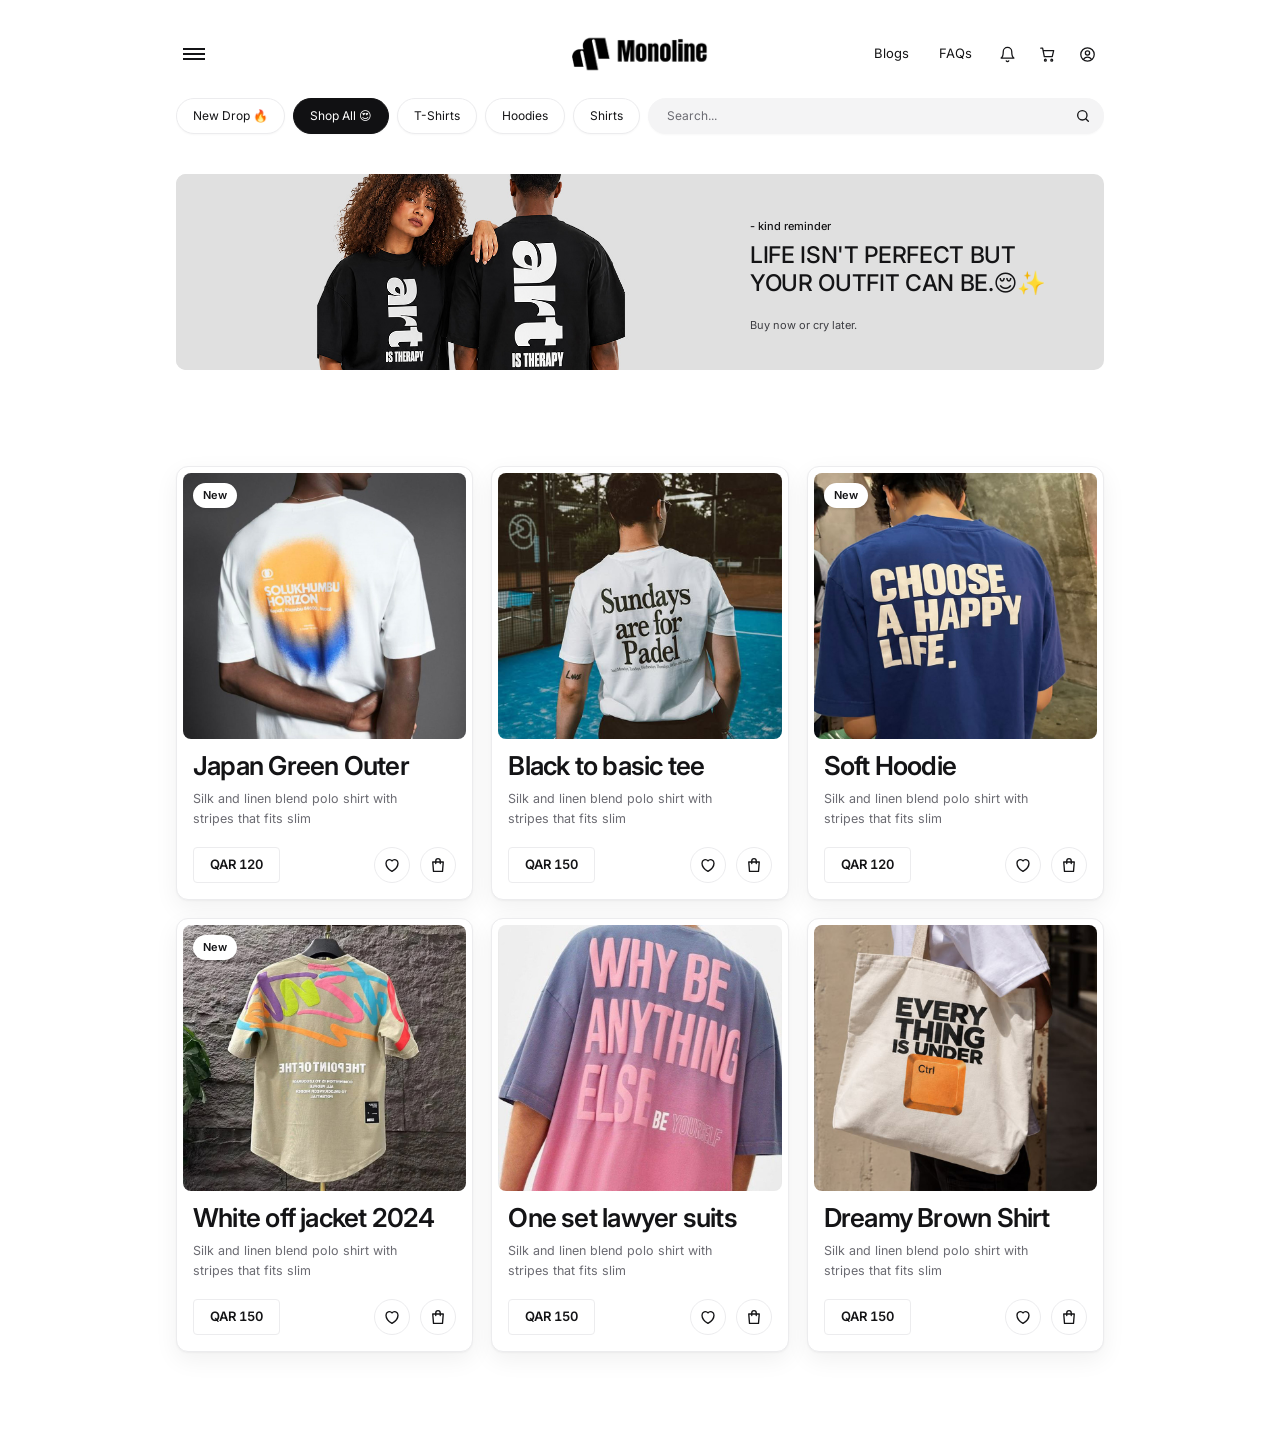
<file: index.html>
<!doctype html>
<html lang="en">
<head>
<meta charset="utf-8">
<meta name="viewport" content="width=device-width, initial-scale=1">
<title>MONOLINE</title>
<link rel="preconnect" href="https://fonts.googleapis.com">
<link rel="stylesheet" href="https://fonts.googleapis.com/css2?family=Inter:wght@400;500;600;700&display=swap">
<link rel="stylesheet" href="css/style.css">
</head>
<body>
<header>
  <div class="wrap">
    <div class="topbar">
      <button class="menu" aria-label="Open menu"><span></span></button>
      <a href="index.html" class="logo" aria-label="Monoline home"><img src="images/Logo.png" alt="Monoline"></a>
      <nav class="nav">
        <a href="#">Blogs</a><a href="#">FAQs</a>
        <button class="icon-btn" aria-label="Notifications"><svg viewBox="0 0 24 24" fill="none" stroke="currentColor" stroke-width="1.8" stroke-linecap="round" stroke-linejoin="round"><path d="M6 8a6 6 0 0 1 12 0c0 7 3 9 3 9H3s3-2 3-9"/><path d="M10.3 21a1.94 1.94 0 0 0 3.4 0"/></svg></button>
        <button class="icon-btn" aria-label="Cart"><svg viewBox="0 0 24 24" fill="none" stroke="currentColor" stroke-width="1.8" stroke-linecap="round" stroke-linejoin="round"><circle cx="9" cy="20" r="1.3"/><circle cx="18" cy="20" r="1.3"/><path d="M2.5 3h2.6l2.4 12h11.2l2-8.5H6.2"/></svg><span class="badge" id="cartCount" hidden>0</span></button>
        <button class="icon-btn" aria-label="Account"><svg viewBox="0 0 24 24" fill="none" stroke="currentColor" stroke-width="1.8" stroke-linecap="round"><circle cx="12" cy="12" r="9.5"/><circle cx="12" cy="10" r="3"/><path d="M6.5 18.5a7 7 0 0 1 11 0"/></svg></button>
      </nav>
    </div>
    <div class="filters" role="toolbar" aria-label="Filters">
      <div class="chips" id="chips"></div>
      <label class="search"><input id="q" type="search" placeholder="Search..." aria-label="Search products"><svg width="16" height="16" viewBox="0 0 24 24" fill="none" stroke="currentColor" stroke-width="2" stroke-linecap="round"><circle cx="11" cy="11" r="7"/><path d="m20 20-3.5-3.5"/></svg></label>
    </div>
  </div>
</header>

<main class="wrap">
  <section class="hero">
    <img src="images/hero.jpg" alt="White, olive and burgundy shirts hanging on a rail">
    <div class="hero-copy">
      <span class="eyebrow">- kind reminder </span>
      <h1>LIFE ISN'T PERFECT BUT YOUR OUTFIT CAN BE.😌✨</h1>
      <p>Buy now or cry later.</p>
    </div>
  </section>

  <section class="grid" id="grid" aria-label="Products"></section>
</main>
<div class="toast" id="toast" role="status"></div>

<script src="js/products.js"></script>
<script src="js/script.js"></script>
</body>
</html>
</file>
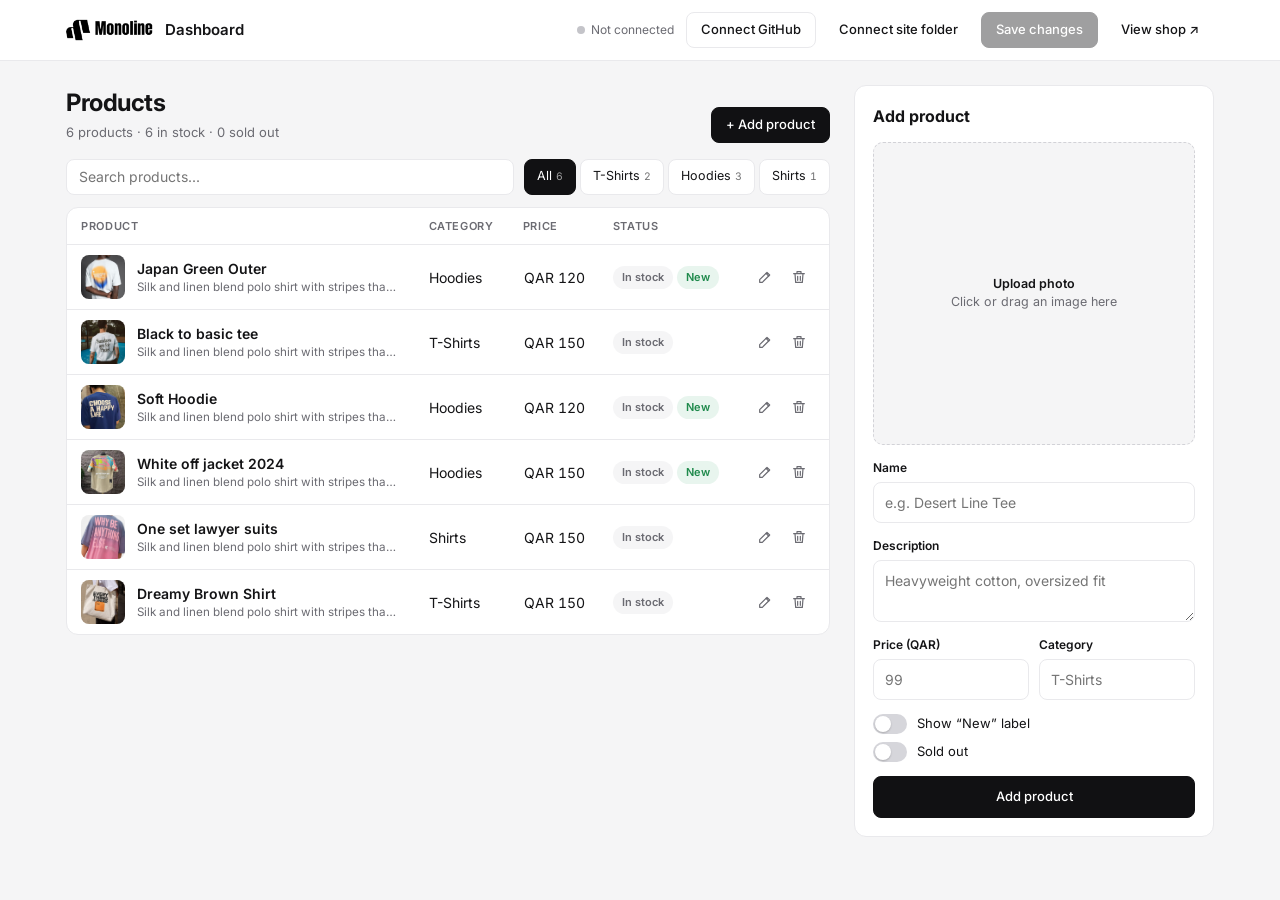
<file: admin.html>
<!doctype html>
<html lang="en">
<head>
<meta charset="utf-8">
<meta name="viewport" content="width=device-width, initial-scale=1">
<title>Shop Dashboard</title>
<link rel="preconnect" href="https://fonts.googleapis.com">
<link rel="stylesheet" href="https://fonts.googleapis.com/css2?family=Inter:wght@400;500;600;700&display=swap">
<link rel="stylesheet" href="css/admin.css">
</head>
<body>

<header class="bar">
  <div class="bar-in">
    <div class="brand">
      <img src="images/Logo.png" alt="" class="brand-logo" onerror="this.hidden=true">
      <span>Dashboard</span>
    </div>
    <div class="bar-actions">
      <span class="status" id="status"><i></i><span id="statusText">Not connected</span></span>
      <button class="btn" id="ghBtn">Connect GitHub</button>
      <button class="btn btn-ghost" id="connectBtn">Connect site folder</button>
      <button class="btn btn-dark" id="saveBtn" disabled>Save changes</button>
      <a class="btn btn-ghost" href="index.html" target="_blank" rel="noopener">View shop ↗</a>
    </div>
  </div>
</header>

<div class="notice" id="notice" hidden></div>

<section class="gh-panel" id="ghPanel" hidden>
  <form id="ghForm" class="panel gh-form" novalidate>
    <div class="panel-head">
      <h2>Connect to GitHub</h2>
      <button type="button" class="link" id="ghClose">Close</button>
    </div>
    <p class="sub">Saving then publishes straight to your live site. Your token stays in this browser only.</p>
    <div class="field-row">
      <div class="field"><label for="ghOwner">GitHub username</label><input id="ghOwner" autocomplete="off" placeholder="hatalhaj"></div>
      <div class="field"><label for="ghRepo">Repository</label><input id="ghRepo" autocomplete="off" placeholder="monoline-shop"></div>
    </div>
    <div class="field-row">
      <div class="field"><label for="ghBranch">Branch</label><input id="ghBranch" autocomplete="off" value="main"></div>
      <div class="field"><label for="ghToken">Access token</label><input id="ghToken" type="password" autocomplete="off" placeholder="github_pat_…"></div>
    </div>
    <p class="hint">Make a token at <b>GitHub → Settings → Developer settings → Fine-grained tokens</b>. Give it access to this repository only, with <b>Contents: Read and write</b>.</p>
    <p class="form-error" id="ghError" hidden></p>
    <div class="gh-actions">
      <button class="btn btn-dark" id="ghConnect">Connect</button>
      <button type="button" class="link" id="ghForget">Disconnect and forget token</button>
    </div>
  </form>
</section>

<main class="layout">
  <section class="list-col">
    <div class="list-head">
      <div>
        <h1>Products</h1>
        <p class="sub" id="summary"></p>
      </div>
      <button class="btn btn-dark" id="newBtn">+ Add product</button>
    </div>

    <div class="toolbar">
      <input id="search" type="search" placeholder="Search products..." aria-label="Search products">
      <div class="seg" id="catFilter"></div>
    </div>

    <div class="table-wrap">
      <table class="table">
        <thead><tr><th>Product</th><th>Category</th><th class="num">Price</th><th>Status</th><th></th></tr></thead>
        <tbody id="rows"></tbody>
      </table>
    </div>
  </section>

  <aside class="form-col">
    <form id="form" class="panel" novalidate>
      <div class="panel-head">
        <h2 id="formTitle">Add product</h2>
        <button type="button" class="link" id="cancelBtn" hidden>Cancel</button>
      </div>

      <label class="drop" id="drop" for="image">
        <img id="preview" alt="" hidden>
        <span class="drop-text" id="dropText"><b>Upload photo</b><br>Click or drag an image here</span>
      </label>
      <input type="file" id="image" accept="image/*" hidden>

      <div class="field">
        <label for="name">Name</label>
        <input id="name" required placeholder="e.g. Desert Line Tee">
      </div>
      <div class="field">
        <label for="description">Description</label>
        <textarea id="description" rows="2" placeholder="Heavyweight cotton, oversized fit"></textarea>
      </div>
      <div class="field-row">
        <div class="field">
          <label for="price">Price (QAR)</label>
          <input id="price" type="number" min="0" step="1" required placeholder="99">
        </div>
        <div class="field">
          <label for="category">Category</label>
          <input id="category" list="catList" required placeholder="T-Shirts">
          <datalist id="catList"></datalist>
        </div>
      </div>
      <div class="toggles">
        <label class="toggle"><input type="checkbox" id="isNew"><span></span>Show “New” label</label>
        <label class="toggle"><input type="checkbox" id="soldOut"><span></span>Sold out</label>
      </div>
      <p class="form-error" id="formError" hidden></p>
      <button class="btn btn-dark btn-wide" id="submitBtn">Add product</button>
    </form>
  </aside>
</main>

<div class="toast" id="toast" role="status"></div>

<script src="js/products.js"></script>
<script src="js/admin.js"></script>
</body>
</html>
</file>
<file: css/style.css>
/* Wink storefront */
html,body{margin:0}
img{max-width:100%}
[hidden]{display:none!important}
/* Layout: centered 960px storefront — top bar, chip filter row, hero banner, 3-col product grid */
:root{
  --bg:#ffffff; --surface:#f4f4f5; --line:#ececee; --fg:#141416; --muted:#6b6b72;
  --ink:#111113; --on-ink:#ffffff; --love:#e0292f; --hero:#e0e0e0; --hero-fg:#141416;
  --shadow:0 1px 2px rgba(17,17,19,.04),0 8px 24px rgba(17,17,19,.06);
  color-scheme:light;
  --font:"Inter",ui-sans-serif,system-ui,-apple-system,"Segoe UI",Roboto,sans-serif;
}

*{box-sizing:border-box}
body{background:var(--bg);color:var(--fg);font-family:var(--font);font-size:14px;line-height:1.5;-webkit-font-smoothing:antialiased}
.wrap{max-width:960px;margin:0 auto;padding-left:max(16px,env(safe-area-inset-left,0px));padding-right:max(16px,env(safe-area-inset-right,0px))}
button{font:inherit;color:inherit;background:none;border:0;cursor:pointer}
:focus-visible{outline:2px solid var(--fg);outline-offset:2px;border-radius:999px}

/* Header */
body::before{content:"";position:fixed;inset:0 0 auto;height:env(safe-area-inset-top,0px);z-index:10;background:var(--bg)}
header{position:sticky;top:env(safe-area-inset-top,0px);z-index:9;background:var(--bg)}
.topbar{display:grid;grid-template-columns:1fr auto 1fr;align-items:center;padding-block:28px 18px}
.menu{width:36px;height:36px;display:grid;place-items:center;justify-self:start;border-radius:8px}
.menu span{display:block;width:22px;height:1.5px;background:var(--fg);box-shadow:0 5px 0 var(--fg),0 -5px 0 var(--fg)}
.logo{display:flex;align-items:center;justify-content:center;height:52px;text-decoration:none}
.logo img{display:block;height:44px;width:auto;max-width:210px;object-fit:contain}
@media (max-width:560px){.logo img{height:34px;max-width:150px}}
.nav{display:flex;align-items:center;gap:6px;justify-self:end}
.nav a{color:var(--fg);text-decoration:none;font-size:13px;padding:6px 12px;border-radius:999px}
.nav a:hover{background:var(--surface)}
.icon-btn{position:relative;width:34px;height:34px;display:grid;place-items:center;border-radius:999px}
.icon-btn:hover{background:var(--surface)}
.icon-btn svg{width:17px;height:17px}
.badge{position:absolute;top:2px;right:1px;min-width:16px;height:16px;padding:0 4px;border-radius:999px;background:var(--love);color:#fff;font-size:10px;font-weight:600;line-height:16px;text-align:center}

.filters{display:flex;gap:8px;align-items:center;padding-bottom:16px;overflow-x:auto;scrollbar-width:none}
.filters::-webkit-scrollbar{display:none}
.chip,.select,.search{flex:none;height:36px;border-radius:999px;background:var(--bg);border:1px solid var(--line);font-size:12px;padding:0 16px;display:flex;align-items:center;gap:8px;box-shadow:0 1px 2px rgba(0,0,0,.03)}
.select{background:var(--surface);border-color:transparent;padding-right:12px;min-width:150px;justify-content:space-between}
.chip[aria-pressed="true"]{background:var(--ink);color:var(--on-ink);border-color:var(--ink)}
.chip:hover{border-color:var(--muted)}
.chips{display:flex;gap:8px;flex:none}
.photo{position:relative}
.tag{position:absolute;top:10px;left:10px;background:var(--bg);color:var(--fg);font-size:11px;font-weight:600;padding:4px 10px;border-radius:999px;box-shadow:0 1px 3px rgba(0,0,0,.12)}
.tag-sold{background:var(--ink);color:var(--on-ink)}
.card.sold .photo img{filter:grayscale(.6);opacity:.75}
.act:disabled{opacity:.35;cursor:not-allowed}
.search{flex:1 1 220px;min-width:200px;background:var(--surface);border-color:transparent;padding-right:12px}
.search input{flex:1;min-width:0;border:0;background:none;font:inherit;color:var(--fg);outline:none}
.search input::placeholder{color:var(--muted)}
.search:focus-within{border-color:var(--muted)}

/* Hero */
.hero{margin-top:24px;border-radius:10px;overflow:hidden;background:var(--hero);color:var(--hero-fg);display:grid;grid-template-columns:61% 1fr;min-height:196px}
.hero img{width:100%;height:100%;object-fit:cover;object-position:left center;display:block}
.hero-copy{padding:36px 32px 28px 8px;display:flex;flex-direction:column;justify-content:center;gap:8px}
.eyebrow{font-size:11px;font-weight:500}
.hero h1{margin:0;font-size:clamp(20px,2.5vw,23px);font-weight:500;line-height:1.2;letter-spacing:-.015em;text-wrap:balance}
.hero p{margin:12px 0 0;font-size:11px;line-height:1.55;color:#3d3d42;max-width:30ch}

/* Grid */
.grid{display:grid;grid-template-columns:repeat(3,minmax(0,1fr));gap:18px;margin-block:96px 80px}
.card{background:var(--bg);border:1px solid var(--line);border-radius:12px;padding:6px 6px 16px;box-shadow:var(--shadow);display:flex;flex-direction:column;transition:transform .2s ease,box-shadow .2s ease}
.card:hover{transform:translateY(-2px)}
.photo{aspect-ratio:281/264;max-width:100%;border-radius:8px;overflow:hidden;background:var(--surface)}
.photo img{width:100%;height:100%;object-fit:cover;display:block;transition:transform .5s ease}
.card:hover .photo img{transform:scale(1.03)}
.body{padding:12px 10px 0;display:flex;flex-direction:column;gap:8px;flex:1}
.card h2{margin:0;font-size:clamp(20px,2.6vw,26px);font-weight:600;letter-spacing:-.03em;line-height:1.15}
.desc{margin:0;font-size:12.5px;color:var(--muted);line-height:1.6;max-width:28ch}
.row{display:flex;align-items:center;justify-content:space-between;gap:8px;margin-top:auto;padding-top:10px}
.price{height:36px;padding:0 16px;display:inline-flex;align-items:center;border:1px solid var(--line);border-radius:4px;font-size:13px;font-weight:600;font-variant-numeric:tabular-nums;transition:background .2s,color .2s,border-color .2s}
.card:hover .price,.card.featured .price{background:var(--ink);color:var(--on-ink);border-color:var(--ink)}
.actions{display:flex;gap:10px}
.act{width:36px;height:36px;border-radius:999px;display:grid;place-items:center;border:1px solid var(--line);background:var(--bg);transition:background .2s,color .2s,transform .15s}
.act svg{width:18px;height:18px}
.act:active{transform:scale(.92)}
.fav[aria-pressed="true"]{color:var(--love);border-color:transparent;background:color-mix(in srgb,var(--love) 10%,var(--bg))}
.fav[aria-pressed="true"] svg path{fill:currentColor}
.card:hover .bag,.card.featured .bag,.bag.added{background:var(--ink);color:var(--on-ink);border-color:var(--ink)}
.empty{grid-column:1/-1;text-align:center;color:var(--muted);padding:48px 0}

.toast{position:fixed;left:50%;bottom:calc(24px + env(safe-area-inset-bottom,0px));transform:translate(-50%,20px);background:var(--ink);color:var(--on-ink);padding:10px 18px;border-radius:999px;font-size:13px;opacity:0;pointer-events:none;transition:.25s}
.toast.show{opacity:1;transform:translate(-50%,0)}

@media (max-width:820px){.grid{grid-template-columns:repeat(2,minmax(0,1fr));margin-top:56px}.nav a{display:none}}
@media (max-width:560px){
  .hero{grid-template-columns:1fr}
  .hero img{height:160px}
  .hero-copy{padding:20px}
  .grid{grid-template-columns:1fr;margin-top:40px}
}
@media (prefers-reduced-motion:reduce){*{transition:none!important}}
</file>
<file: css/admin.css>
/* Shop dashboard: top bar, product table on the left, add/edit form on the right */
:root{
  color-scheme:light;
  --bg:#ffffff; --surface:#f5f5f6; --line:#e9e9ec; --fg:#141416; --muted:#6b6b72;
  --ink:#111113; --on-ink:#ffffff; --ok:#1f8a4c; --warn:#b26b00; --bad:#d4282e;
  --font:"Inter",ui-sans-serif,system-ui,-apple-system,"Segoe UI",Roboto,sans-serif;
}
*{box-sizing:border-box}
html,body{margin:0}
body{background:var(--surface);color:var(--fg);font-family:var(--font);font-size:14px;line-height:1.5;-webkit-font-smoothing:antialiased}
img{max-width:100%}
[hidden]{display:none!important}
button,input,textarea{font:inherit;color:inherit}
:focus-visible{outline:2px solid var(--ink);outline-offset:2px}

/* Top bar */
.bar{background:var(--bg);border-bottom:1px solid var(--line);position:sticky;top:0;z-index:5}
.bar-in{max-width:1180px;margin:0 auto;padding:12px max(16px,env(safe-area-inset-right,0px)) 12px max(16px,env(safe-area-inset-left,0px));display:flex;align-items:center;justify-content:space-between;gap:12px;flex-wrap:wrap}
.brand{display:flex;align-items:center;gap:12px;font-weight:600;font-size:15px}
.brand-logo{height:28px;width:auto}
.bar-actions{display:flex;align-items:center;gap:8px;flex-wrap:wrap}
.status{display:inline-flex;align-items:center;gap:6px;font-size:12px;color:var(--muted);margin-right:4px}
.status i{width:8px;height:8px;border-radius:50%;background:#c4c4c9}
.status.on i{background:var(--ok)}
.status.dirty i{background:var(--warn)}

.btn{height:36px;padding:0 14px;border-radius:8px;border:1px solid var(--line);background:var(--bg);font-size:13px;font-weight:500;cursor:pointer;display:inline-flex;align-items:center;justify-content:center;gap:6px;text-decoration:none;color:var(--fg);white-space:nowrap}
.btn:hover{border-color:#c9c9ce}
.btn-dark{background:var(--ink);color:var(--on-ink);border-color:var(--ink)}
.btn-dark:hover{background:#2b2b2f;border-color:#2b2b2f}
.btn:disabled{opacity:.4;cursor:not-allowed}
.btn-ghost{border-color:transparent;background:none}
.btn-wide{width:100%;height:42px}
.link{background:none;border:0;color:var(--muted);cursor:pointer;font-size:13px;padding:4px}
.link:hover{color:var(--fg)}

.notice{max-width:1180px;margin:16px auto 0;padding:12px 16px;border-radius:10px;background:#fff7e6;color:#6b4300;font-size:13px;margin-left:max(16px,calc((100% - 1180px)/2 + 16px));margin-right:max(16px,calc((100% - 1180px)/2 + 16px))}

/* GitHub panel */
.gh-panel{max-width:1180px;margin:16px auto 0;padding-left:max(16px,env(safe-area-inset-left,0px));padding-right:max(16px,env(safe-area-inset-right,0px))}
.gh-form{max-width:640px}
.hint{margin:0;font-size:12.5px;color:var(--muted)}
.gh-actions{display:flex;align-items:center;justify-content:space-between;gap:12px;flex-wrap:wrap}

/* Layout */
.layout{max-width:1180px;margin:0 auto;padding-block:24px 48px;padding-left:max(16px,env(safe-area-inset-left,0px));padding-right:max(16px,env(safe-area-inset-right,0px));display:grid;grid-template-columns:minmax(0,1fr) 360px;gap:24px;align-items:start}
.list-col{min-width:0}
.list-head{display:flex;align-items:flex-end;justify-content:space-between;gap:12px;margin-bottom:16px}
h1{margin:0;font-size:24px;letter-spacing:-.02em}
.sub{margin:2px 0 0;color:var(--muted);font-size:13px}

.toolbar{display:flex;gap:10px;flex-wrap:wrap;margin-bottom:12px}
.toolbar input{flex:1 1 200px;height:36px;border:1px solid var(--line);border-radius:8px;padding:0 12px;background:var(--bg)}
.seg{display:flex;gap:4px;flex-wrap:wrap}
.seg button{height:36px;padding:0 12px;border-radius:8px;border:1px solid var(--line);background:var(--bg);font-size:12.5px;cursor:pointer}
.seg button[aria-pressed="true"]{background:var(--ink);color:var(--on-ink);border-color:var(--ink)}
.seg small{opacity:.6;margin-left:4px;font-variant-numeric:tabular-nums}

/* Table */
.table-wrap{background:var(--bg);border:1px solid var(--line);border-radius:12px;overflow-x:auto}
.table{width:100%;border-collapse:collapse;min-width:560px}
.table th{text-align:left;font-size:11px;font-weight:600;text-transform:uppercase;letter-spacing:.06em;color:var(--muted);padding:10px 14px;border-bottom:1px solid var(--line)}
.table td{padding:10px 14px;border-bottom:1px solid var(--line);vertical-align:middle}
.table tr:last-child td{border-bottom:0}
.table tr.editing td{background:#f7f7f8}
.num{text-align:right;font-variant-numeric:tabular-nums;white-space:nowrap}
.prod{display:flex;align-items:center;gap:12px;min-width:0}
.thumb{width:44px;height:44px;border-radius:8px;object-fit:cover;background:var(--surface);flex:none}
.prod b{display:block;font-weight:600;white-space:nowrap;overflow:hidden;text-overflow:ellipsis;max-width:260px}
.prod small{color:var(--muted);display:block;white-space:nowrap;overflow:hidden;text-overflow:ellipsis;max-width:260px}
.pill{display:inline-block;font-size:11px;font-weight:600;padding:3px 9px;border-radius:999px;background:var(--surface);color:var(--muted);white-space:nowrap}
.pill.new{background:#e8f5ee;color:var(--ok)}
.pill.sold{background:#fdeceb;color:var(--bad)}
.pill.unsaved{background:#fff3dc;color:var(--warn)}
.row-actions{display:flex;gap:2px;justify-content:flex-end}
.icon{width:32px;height:32px;border:0;background:none;border-radius:8px;cursor:pointer;display:grid;place-items:center;color:var(--muted)}
.icon:hover{background:var(--surface);color:var(--fg)}
.icon.del:hover{color:var(--bad)}
.icon svg{width:16px;height:16px}
.empty td{text-align:center;color:var(--muted);padding:40px 14px}
.confirm{display:flex;gap:6px;align-items:center;justify-content:flex-end;font-size:12px;white-space:nowrap}
.confirm button{height:28px;padding:0 10px;border-radius:6px;border:1px solid var(--line);background:var(--bg);cursor:pointer;font-size:12px}
.confirm .yes{background:var(--bad);border-color:var(--bad);color:#fff}

/* Form */
.form-col{position:sticky;top:76px}
.panel{background:var(--bg);border:1px solid var(--line);border-radius:12px;padding:18px;display:flex;flex-direction:column;gap:14px}
.panel-head{display:flex;justify-content:space-between;align-items:center}
.panel h2{margin:0;font-size:16px}
.drop{display:grid;place-items:center;aspect-ratio:281/264;max-width:100%;border:1.5px dashed #d2d2d7;border-radius:10px;background:var(--surface);cursor:pointer;overflow:hidden;position:relative;text-align:center;color:var(--muted);font-size:12.5px}
.drop b{color:var(--fg);font-weight:600}
.drop.over{border-color:var(--ink);background:#ececee}
.drop img{position:absolute;inset:0;width:100%;height:100%;object-fit:cover}
.drop.has .drop-text{position:absolute;bottom:8px;left:50%;transform:translateX(-50%);background:rgba(255,255,255,.92);padding:4px 10px;border-radius:999px;font-size:11px}
.drop.has .drop-text br,.drop.has .drop-text b{display:none}
.field{display:flex;flex-direction:column;gap:5px;min-width:0}
.field label{font-size:12px;font-weight:600}
.field input,.field textarea{border:1px solid var(--line);border-radius:8px;padding:9px 11px;background:var(--bg);width:100%;resize:vertical}
.field input:focus,.field textarea:focus{outline:none;border-color:var(--ink)}
.field-row{display:grid;grid-template-columns:1fr 1fr;gap:10px}
.toggles{display:flex;flex-direction:column;gap:8px}
.toggle{display:flex;align-items:center;gap:10px;font-size:13px;cursor:pointer}
.toggle input{position:absolute;opacity:0}
.toggle span{width:34px;height:20px;border-radius:999px;background:#d6d6db;position:relative;transition:background .15s;flex:none}
.toggle span::after{content:"";position:absolute;top:2px;left:2px;width:16px;height:16px;border-radius:50%;background:#fff;transition:transform .15s;box-shadow:0 1px 2px rgba(0,0,0,.2)}
.toggle input:checked+span{background:var(--ink)}
.toggle input:checked+span::after{transform:translateX(14px)}
.toggle input:focus-visible+span{outline:2px solid var(--ink);outline-offset:2px}
.form-error{margin:0;color:var(--bad);font-size:12.5px}

.toast{position:fixed;left:50%;bottom:24px;transform:translate(-50%,20px);background:var(--ink);color:var(--on-ink);padding:10px 18px;border-radius:999px;font-size:13px;opacity:0;pointer-events:none;transition:.25s;z-index:20}
.toast.show{opacity:1;transform:translate(-50%,0)}

@media (max-width:900px){
  .layout{grid-template-columns:1fr}
  .form-col{position:static;order:-1}
  .bar{position:static}
}
@media (prefers-reduced-motion:reduce){*{transition:none!important}}
</file>
